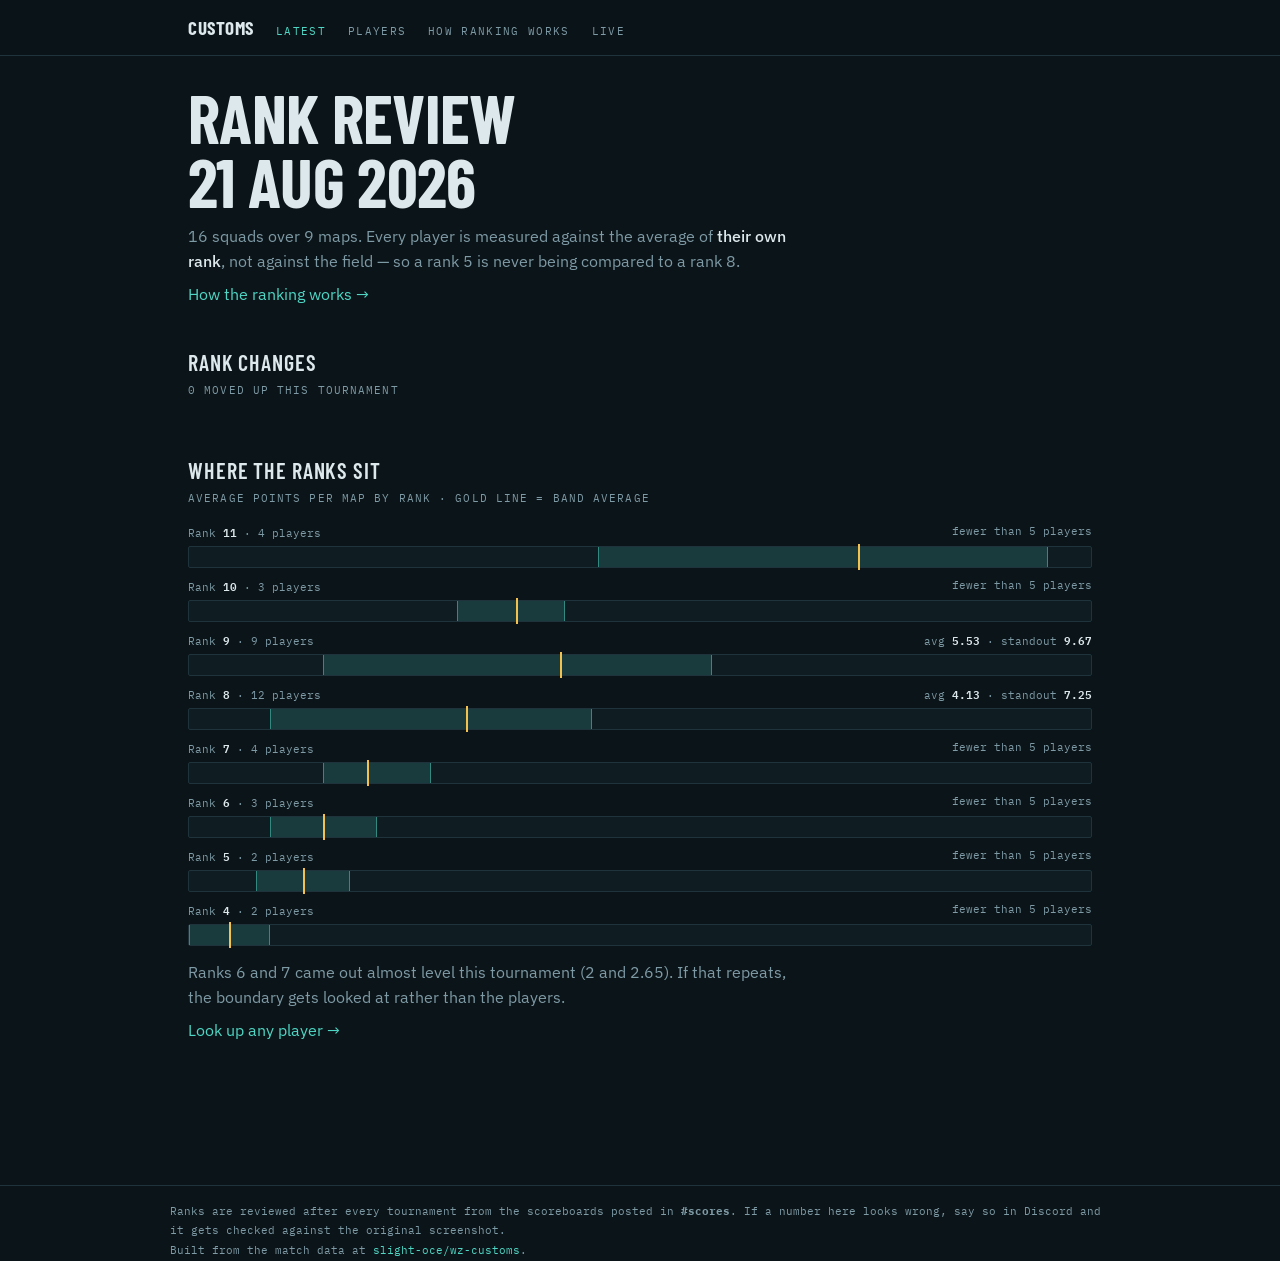
<file: docs/index.html>
<!DOCTYPE html>
<html lang="en"><head><meta charset="utf-8">
<meta name="viewport" content="width=device-width,initial-scale=1">
<title>Customs — rankings</title>
<link rel="preconnect" href="https://fonts.googleapis.com">
<link rel="preconnect" href="https://fonts.gstatic.com" crossorigin>
<link href="https://fonts.googleapis.com/css2?family=Barlow+Condensed:wght@400;600;700&family=IBM+Plex+Mono:wght@400;500;600&family=IBM+Plex+Sans:wght@400;500&display=swap" rel="stylesheet">
<style>
:root{--field:#0B1418;--panel:#132229;--panel2:#0F1D23;--grid:#1E333C;
 --ink:#DCE8EC;--mute:#7E9AA5;--up:#4FD6C4;--gold:#F2C14E;--warn:#E08A45;
 --disp:"Barlow Condensed",Impact,sans-serif;--body:"IBM Plex Sans",system-ui,sans-serif;
 --mono:"IBM Plex Mono",ui-monospace,monospace}
*{box-sizing:border-box}
body{margin:0;background:var(--field);color:var(--ink);font-family:var(--body);line-height:1.55;
 -webkit-font-smoothing:antialiased}
a{color:var(--up);text-decoration:none}
a:hover{text-decoration:underline}
:focus-visible{outline:2px solid var(--up);outline-offset:2px}
.wrap{max-width:940px;margin:0 auto;padding:0 18px 80px}
nav{position:sticky;top:0;z-index:20;background:rgba(11,20,24,.94);backdrop-filter:blur(8px);
 border-bottom:1px solid var(--grid);margin-bottom:30px}
.navin{max-width:940px;margin:0 auto;padding:13px 18px;display:flex;align-items:baseline;gap:22px;flex-wrap:wrap}
.brand{font-family:var(--disp);font-weight:700;text-transform:uppercase;font-size:19px;
 letter-spacing:.03em;color:var(--ink)}
nav a.lk{font-family:var(--mono);font-size:11px;letter-spacing:.12em;text-transform:uppercase;color:var(--mute)}
nav a.lk.on,nav a.lk:hover{color:var(--up);text-decoration:none}
h1{font-family:var(--disp);font-weight:700;text-transform:uppercase;line-height:.94;
 font-size:clamp(36px,8vw,68px);letter-spacing:-.01em;margin:14px 0 10px}
h2{font-family:var(--disp);text-transform:uppercase;letter-spacing:.04em;font-size:22px;
 font-weight:600;margin:38px 0 3px}
.sub{font-family:var(--mono);font-size:11px;letter-spacing:.1em;text-transform:uppercase;
 color:var(--mute);margin:0 0 16px}
.lede{font-size:16px;color:var(--mute);max-width:62ch;margin:0 0 8px}
.lede b{color:var(--ink);font-weight:500}
.cards{display:grid;grid-template-columns:repeat(auto-fit,minmax(240px,1fr));gap:12px}
.c{background:var(--panel);border:1px solid var(--grid);border-left:3px solid var(--up);
 border-radius:2px;padding:15px 16px}
.c.hold{border-left-color:var(--gold)}
.c .tag{font-family:var(--mono);font-size:10px;letter-spacing:.14em;text-transform:uppercase;color:var(--up)}
.c.hold .tag{color:var(--gold)}
.c .nm{font-family:var(--disp);font-size:30px;font-weight:700;text-transform:uppercase;line-height:1;margin:5px 0 1px}
.c .mv{font-family:var(--mono);font-size:12px;color:var(--mute);margin-bottom:9px}
.c p{font-size:13px;color:var(--mute);margin:0}
.bandbar{margin:0 0 9px}
.bandbar .lb{display:flex;justify-content:space-between;font-family:var(--mono);font-size:11px;
 color:var(--mute);margin-bottom:4px}
.bandbar .lb b{color:var(--ink);font-weight:600}
.track{position:relative;height:22px;background:var(--panel2);border:1px solid var(--grid);border-radius:2px}
.rng{position:absolute;top:0;bottom:0;background:rgba(79,214,196,.16);border-left:1px solid rgba(79,214,196,.5);
 border-right:1px solid rgba(79,214,196,.5)}
.avg{position:absolute;top:-3px;bottom:-3px;width:2px;background:var(--gold)}
.you{position:absolute;top:50%;width:11px;height:11px;margin:-5.5px 0 0 -5.5px;border-radius:50%;
 background:var(--up);border:2px solid var(--field);box-shadow:0 0 0 1px var(--up)}
table{border-collapse:collapse;width:100%;font-family:var(--mono);font-size:12.5px}
th{text-align:right;padding:8px 9px;font-size:10px;letter-spacing:.09em;text-transform:uppercase;
 color:var(--mute);border-bottom:1px solid var(--grid);white-space:nowrap}
th:first-child,td:first-child{text-align:left}
td{padding:7px 9px;text-align:right;border-bottom:1px solid rgba(30,51,60,.5)}
tbody tr:hover{background:rgba(79,214,196,.05)}
.bhead{font-family:var(--disp);text-transform:uppercase;font-size:17px;font-weight:600;
 letter-spacing:.03em;margin:26px 0 2px}
.bmeta{font-family:var(--mono);font-size:10.5px;color:var(--mute);margin-bottom:7px}
.stats{display:grid;grid-template-columns:repeat(auto-fit,minmax(108px,1fr));gap:1px;
 background:var(--grid);border:1px solid var(--grid);border-radius:2px;margin:0 0 18px}
.st{background:var(--panel);padding:12px 13px}
.st .k{font-family:var(--mono);font-size:9.5px;letter-spacing:.11em;text-transform:uppercase;color:var(--mute)}
.st .v{font-family:var(--disp);font-size:29px;font-weight:700;line-height:1.05;margin-top:2px}
.verdict{border:1px solid var(--grid);border-left:3px solid var(--gold);background:var(--panel);
 padding:14px 16px;border-radius:2px;margin:0 0 18px}
.verdict.near{border-left-color:var(--up)}
.verdict h3{font-family:var(--disp);text-transform:uppercase;font-size:17px;font-weight:600;margin:0 0 5px}
.verdict p{margin:0;font-size:13.5px;color:var(--mute)}
.verdict p b{color:var(--ink);font-weight:500}
.flagbox{border-left:2px solid var(--warn);padding:9px 0 9px 13px;margin:14px 0 0;
 font-size:13px;color:var(--mute)}
.q{border-left:1px solid var(--grid);padding-left:20px;margin:0}
.q>div{margin:0 0 20px;position:relative}
.q>div:before{content:"";position:absolute;left:-24.5px;top:8px;width:8px;height:8px;
 background:var(--field);border:1.5px solid var(--up);border-radius:50%}
.q h3{font-family:var(--disp);text-transform:uppercase;font-size:16px;font-weight:600;margin:0 0 4px}
.q p{margin:0;font-size:14px;color:var(--mute)}
code{font-family:var(--mono);font-size:12px;background:var(--panel);padding:1px 5px;
 border-radius:2px;color:var(--gold)}
.srch{width:100%;background:var(--panel2);border:1px solid var(--grid);border-radius:2px;
 color:var(--ink);font-family:var(--mono);font-size:13px;padding:10px 12px;margin:0 0 16px}
.srch:focus{outline:none;border-color:var(--up)}
.back{font-family:var(--mono);font-size:11px;letter-spacing:.1em;text-transform:uppercase}
footer{border-top:1px solid var(--grid);margin-top:54px;padding-top:16px;
 font-family:var(--mono);font-size:11px;color:var(--mute);line-height:1.8}
@media(max-width:560px){.wrap{padding:0 13px 60px}}
@media(prefers-reduced-motion:reduce){*{transition:none!important}}
</style></head><body>
<nav><div class="navin">
  <span class="brand">Customs</span>
  <a class="lk" href="#/">Latest</a>
  <a class="lk" href="#/players">Players</a>
  <a class="lk" href="#/rules">How ranking works</a>
  <a class="lk" href="live.html">Live</a>
</div></nav>
<div class="wrap" id="app"></div>
<footer><div class="wrap" style="padding:0">
  Ranks are reviewed after every tournament from the scoreboards posted in
  <b>#scores</b>. If a number here looks wrong, say so in Discord and it gets checked
  against the original screenshot.<br>
  Built from the match data at <a href="https://github.com/slight-oce/wz-customs">slight-oce/wz-customs</a>.
</div></footer>
<script>
let DATA=null, T=null;
const $=s=>document.querySelector(s);
const esc=s=>String(s).replace(/[&<>"]/g,c=>({'&':'&amp;','<':'&lt;','>':'&gt;','"':'&quot;'}[c]));
const f=(v,d)=>v==null?'&mdash;':(+v).toFixed(d);
const dateFmt=d=>{const p=d.split('-');
  return p[2]+' '+['Jan','Feb','Mar','Apr','May','Jun','Jul','Aug','Sep','Oct','Nov','Dec'][+p[1]-1]+' '+p[0];};

fetch('./data.json').then(r=>r.json()).then(j=>{
  DATA=j; T=j.tournaments[j.tournaments.length-1]; route();
}).catch(function(){$('#app').innerHTML='<h1>Not built yet</h1><p class="lede">Run '+
  '<code>python scripts/build.py --public</code> and push.</p>';});

addEventListener('hashchange',route);

function route(){
  if(!DATA)return;
  const h=location.hash.replace(/^#\/?/,'').split('/');
  document.querySelectorAll('nav a.lk').forEach(a=>a.classList.remove('on'));
  let v;
  if(h[0]==='rules'){v=rules(); mark(2);}
  else if(h[0]==='players'){v=players(); mark(1);}
  else if(h[0]==='p'&&h[1]){v=player(decodeURIComponent(h[1]));}
  else {v=home(); mark(0);}
  $('#app').innerHTML=v; scrollTo(0,0);
  const s=$('#psearch');
  if(s){s.addEventListener('input',function(e){filter(e.target.value);});s.focus();}
}
function mark(i){document.querySelectorAll('nav a.lk')[i].classList.add('on');}
function name(id){const p=T.players.find(x=>x.id===id);return p?p.p:id;}

function bands(){
  const ks=Object.keys(T.bands).map(Number).sort(function(a,b){return b-a;});
  const max=Math.max.apply(null,ks.map(function(k){return T.bands[k].hi;}))*1.05;
  return ks.map(function(k){const b=T.bands[k];
    return '<div class="bandbar">'+
      '<div class="lb"><span>Rank <b>'+k+'</b> &middot; '+b.n+' players</span>'+
      '<span>'+(b.small?(b.why||'no automatic movement')
        :'avg <b>'+b.mean.toFixed(2)+'</b> &middot; standout <b>'+b.standout_at.toFixed(2)+'</b>')+
      '</span></div>'+
      '<div class="track">'+
        '<div class="rng" style="left:'+(b.lo/max*100)+'%;width:'+((b.hi-b.lo)/max*100)+'%"></div>'+
        '<div class="avg" style="left:'+(b.mean/max*100)+'%"></div>'+
      '</div></div>';}).join('');
}

function home(){
  const promos=T.decisions.filter(function(d){return d.direction==='promote';});
  const holds=T.decisions.filter(function(d){return d.direction==='hold';});
  return '<h1>Rank review<br>'+dateFmt(T.date)+'</h1>'+
  '<p class="lede">'+T.teams.length+' squads over '+T.meta.map_count+' maps. Every player is '+
  'measured against the average of <b>their own rank</b>, not against the field &mdash; so a '+
  'rank 5 is never being compared to a rank 8.</p>'+
  '<p class="lede"><a href="#/rules">How the ranking works &rarr;</a></p>'+
  '<h2>Rank changes</h2><p class="sub">'+promos.length+' moved up this tournament</p>'+
  '<div class="cards">'+promos.map(function(d){return '<div class="c">'+
    '<div class="tag">Moved up</div><div class="nm">'+esc(name(d.player_id))+'</div>'+
    '<div class="mv">'+d.from_rank+' &rarr; '+d.to_rank+'</div><p>'+esc(d.reason)+'</p></div>';}).join('')+'</div>'+
  (holds.length?'<h2>Reviewed, no change</h2><p class="sub">Cleared one line but not moved &mdash; and why</p>'+
   '<div class="cards">'+holds.map(function(d){return '<div class="c hold">'+
     '<div class="tag">Held at '+d.from_rank+'</div><div class="nm">'+esc(name(d.player_id))+'</div>'+
     '<div class="mv">no change</div><p>'+esc(d.reason)+'</p></div>';}).join('')+'</div>':'')+
  '<h2>Where the ranks sit</h2><p class="sub">Average points per map by rank &middot; gold line = band average</p>'+
  bands()+
  '<p class="lede" style="margin-top:14px">Ranks 6 and 7 came out almost level this tournament ('+
  T.bands['6'].mean+' and '+T.bands['7'].mean+'). If that repeats, the boundary gets looked at '+
  'rather than the players.</p>'+
  '<p class="lede"><a href="#/players">Look up any player &rarr;</a></p>';
}

function players(){
  const ks=Object.keys(T.bands).map(Number).sort(function(a,b){return b-a;});
  const un=T.players.filter(function(p){return !p.rk;});
  return '<h1>Players</h1><p class="lede">Grouped by rank, alphabetical inside each. '+
  'Tap a name for that player\'s full breakdown.</p>'+
  '<input class="srch" id="psearch" placeholder="Filter by name…" autocomplete="off">'+
  '<div id="plist">'+ks.map(function(k){
    return group(k,T.players.filter(function(p){return p.rk===k;}));}).join('')+
  (un.length?group('&mdash;',un,'no rank on record'):'')+'</div>';
}
function group(k,rows,note){
  const b=T.bands[k];
  return '<div class="grp"><div class="bhead">Rank '+k+'</div>'+
    '<div class="bmeta">'+rows.length+' players'+
      (b?' &middot; band average '+b.mean.toFixed(2)+' pts/map':'')+
      (note?' &middot; '+note:'')+'</div>'+
    '<table><thead><tr><th>Player</th><th>Maps</th><th>Kills/map</th><th>Avg place</th>'+
    '<th>Kill share</th><th>Pts/map</th></tr></thead><tbody>'+
    rows.slice().sort(function(a,b){return a.p.toLowerCase().localeCompare(b.p.toLowerCase());})
      .map(function(p){return '<tr data-n="'+esc(p.p.toLowerCase())+'">'+
      '<td><a href="#/p/'+encodeURIComponent(p.id)+'">'+esc(p.p)+'</a></td>'+
      '<td>'+p.n+'</td><td>'+f(p.kpm,2)+'</td><td>'+f(p.plc,2)+'</td>'+
      '<td>'+(p.ks==null?'&mdash;':p.ks.toFixed(1)+'%')+'</td><td>'+f(p.ppm,2)+'</td></tr>';}).join('')+
    '</tbody></table></div>';
}
function filter(q){
  q=q.trim().toLowerCase();
  document.querySelectorAll('#plist tr[data-n]').forEach(function(tr){
    tr.style.display=(!q||tr.dataset.n.indexOf(q)>-1)?'':'none';});
  document.querySelectorAll('#plist .grp').forEach(function(g){
    const any=[].slice.call(g.querySelectorAll('tr[data-n]')).some(function(t){
      return t.style.display!=='none';});
    g.style.display=any?'':'none';});
}

function player(id){
  const p=T.players.find(function(x){return x.id===id;});
  if(!p)return '<h1>Not found</h1><p class="lede"><a href="#/players">Back to players</a></p>';
  const b=p.rk?T.bands[String(p.rk)]:null;
  const gap=b?p.ppm-b.mean:null;
  const dec=T.decisions.find(function(d){return d.player_id===id;});
  const th=2.5;
  let verdict;
  if(dec&&dec.direction==='promote'){
    verdict='<div class="verdict near"><h3>Promoted to rank '+dec.to_rank+'</h3><p>'+esc(dec.reason)+'</p></div>';
  }else if(dec&&dec.direction==='hold'){
    verdict='<div class="verdict"><h3>Considered, held at '+dec.from_rank+'</h3><p>'+esc(dec.reason)+'</p></div>';
  }else if(gap!=null&&gap>=th){
    verdict='<div class="verdict near"><h3>Above the review line this event</h3><p>You scored '+
      '<b>+'+gap.toFixed(2)+'</b> over your band. Clearing that line in <b>two of any three '+
      'tournaments</b> moves your rank. This event counts as one.</p></div>';
  }else if(gap!=null){
    verdict='<div class="verdict"><h3>No change this tournament</h3><p>Your band averaged '+
      '<b>'+b.mean.toFixed(2)+'</b> and your median map was <b>'+p.med.toFixed(2)+'</b>. '+
      'Neither review line was crossed.</p></div>';
  }else{
    verdict='<div class="verdict"><h3>No rank on record</h3><p>You aren\'t on the sign-up list '+
      'for this event, so there\'s no band to compare against. Get seeded before the next one '+
      'and these numbers start counting.</p></div>';
  }
  const flags=[];
  if(p.imp)flags.push('<b>'+p.imp+'</b> of your '+p.n+' maps had a squad total posted but no '+
    'scoreboard, so your share of those kills is estimated from your other maps. Post a squad '+
    'scoreboard and it becomes exact.');
  if(p.sqrank_vs_field!=null&&p.sqrank_vs_field<=-2)flags.push('Your squad\'s ranks totalled '+
    '<b>'+p.sqrank+'</b> against a field median of '+T.meta.rank_sum_median+' &mdash; '+
    Math.abs(p.sqrank_vs_field)+' light. That is recorded against this result and weighed in '+
    'any review.');
  if(p.n<T.meta.map_count)flags.push('You\'re recorded on <b>'+p.n+'</b> of '+T.meta.map_count+
    ' maps &mdash; the rest you didn\'t play.');
  const scale=b?b.hi*1.05:1;
  return '<p class="back"><a href="#/players">&larr; All players</a></p>'+
  '<h1>'+esc(p.p)+'</h1>'+
  '<p class="lede">'+(p.rk?'Rank <b>'+p.rk+'</b>':'Unranked')+' &middot; '+esc(p.team)+
    ' &middot; '+dateFmt(T.date)+'</p>'+
  '<div class="stats">'+
    '<div class="st"><div class="k">Points / map</div><div class="v">'+f(p.ppm,2)+'</div></div>'+
    '<div class="st"><div class="k">Kills / map</div><div class="v">'+f(p.kpm,2)+'</div></div>'+
    '<div class="st"><div class="k">Avg placement</div><div class="v">'+f(p.plc,1)+'</div></div>'+
    '<div class="st"><div class="k">Kill share</div><div class="v">'+(p.ks==null?'&mdash;':p.ks.toFixed(0)+'%')+'</div></div>'+
    '<div class="st"><div class="k">Maps</div><div class="v">'+p.n+'</div></div>'+
    (p.sqrank?'<div class="st"><div class="k">Squad rank sum</div><div class="v">'+p.sqrank+'</div></div>':'')+
  '</div>'+verdict+
  (b?'<h2>You against rank '+p.rk+'</h2>'+
   '<p class="sub">Where your points/map sits inside your own band</p>'+
   '<div class="bandbar"><div class="lb"><span>Rank <b>'+p.rk+'</b> &middot; '+b.n+' players</span>'+
   '<span>band average <b>'+b.mean.toFixed(2)+'</b></span></div><div class="track">'+
   '<div class="rng" style="left:'+(b.lo/scale*100)+'%;width:'+((b.hi-b.lo)/scale*100)+'%"></div>'+
   '<div class="avg" style="left:'+(b.mean/scale*100)+'%"></div>'+
   '<div class="you" style="left:'+Math.min(p.ppm/scale*100,99)+'%"></div>'+
   '</div></div>'+
   '<p class="lede" style="font-size:14px">Kill share is how much of your squad\'s kills were '+
   'yours &mdash; it\'s there so carrying a weak squad and riding a strong one don\'t look the '+
   'same.</p>':'')+
  (flags.length?'<div class="flagbox"><b>About your data</b><br>'+flags.join('<br><br>')+'</div>':'');
}

function rules(){
  return '<h1>How ranking works</h1>'+
  '<p class="lede">Published so it can be checked. Nothing below is decided after the fact '+
  '&mdash; the rule is fixed before the tournament and applied to whatever the scoreboards say.</p>'+
  '<h2>Scoring</h2><p class="sub">Per player, per map</p>'+
  '<p class="lede">Your points for a map are <b>your own kills &times; your squad\'s placement '+
  'multiplier</b>. Your kills, not the squad\'s &mdash; so a good game on a squad that goes out '+
  'early still counts, and a quiet game on a winning squad doesn\'t hide.</p>'+
  '<table><thead><tr><th>Placement</th><th>Multiplier</th></tr></thead><tbody>'+
  '<tr><td>1st</td><td>1.6&times;</td></tr><tr><td>2nd &ndash; 5th</td><td>1.4&times;</td></tr>'+
  '<tr><td>6th &ndash; 10th</td><td>1.2&times;</td></tr><tr><td>11th +</td><td>1.0&times;</td></tr>'+
  '</tbody></table>'+
  '<h2>Comparison</h2><p class="sub">Against your own rank, never the field</p>'+
  '<p class="lede">Every rank has an average. Yours is compared to <b>that</b>, so being on a '+
  'stacked squad or a weak one washes out. This tournament:</p>'+bands()+
  '<h2>Your score for the night</h2>'+
  '<p class="lede">Your <b>median map</b>, not your average. Line your six maps up and take the '+
  'middle one. This matters: if you average them, giving up once you\'re out of contention drags '+
  'your score down hard, and that shouldn\'t be a route to an easier rank. Tanking the last two '+
  'maps of an event costs you <b>2.68</b> on an average and <b>0.35</b> on a median. There is '+
  'nothing to gain by stopping.</p>'+
  '<h2>Two ways up, one way down</h2>'+
  '<p class="lede"><b>Standout.</b> Finish a single tournament <b>2.0 band deviations</b> clear '+
  'and you go up on the spot &mdash; but only if you took at least <b>30%</b> of your squad\'s '+
  'kills. An even three-way split is 33%, so the bar is just under carrying your share. A big '+
  'score built on a strong squad does not promote you on its own.</p>'+
  '<p class="lede"><b>Consistent.</b> <b>1.25 deviations</b> from your band, held for '+
  '<b>two tournaments running</b>, moves you either way. This is the route for players who sit '+
  'above or below their rank week after week without ever spiking.</p>'+
  '<p class="lede"><b>There is no single-event demotion.</b> One bad night moves nobody, whatever '+
  'your rank. Six maps is not enough to judge anyone on, and a rank you can lose in one night is '+
  'a rank worth throwing away once you are out of contention.</p>'+
  '<p class="lede">The lines are recomputed after every event rather than fixed, because bands '+
  'are not the same width. A flat threshold would make promotion out of a tight rank nearly '+
  'impossible and out of a wide one nearly automatic &mdash; last event a flat +2.50 was 0.8 '+
  'deviations in rank 8 and 3.8 in rank 6.</p>'+
  '<p class="lede">A demotion can still be set aside for a stated reason &mdash; coming back from '+
  'a long break, illness, standing in for a squad short a player. The reason gets recorded '+
  'either way.</p>'+
  '<h2>Why some ranks don\'t move</h2>'+
  '<p class="lede">This is an <b>'+T.meta.bracket+'</b> bracket &mdash; anyone under rank '+
  (Number(T.meta.rank_cap)+1)+' can enter. In practice it fills with 8s and 7s, because those '+
  'are the strongest players eligible. The few lower-ranked players who enter have chosen to '+
  'play a field above themselves, so they are a self-selected group rather than a fair sample '+
  'of their rank &mdash; measuring them against each other says very little.</p>'+
  '<p class="lede">So <b>rank '+(Number(T.meta.movement_floor)-1)+' and below do not move '+
  'automatically here</b>, however many turn up. Nor does any rank with fewer than five '+
  'players present. Those stay a conversation rather than a calculation.</p>'+
  '<h2>Who you played with</h2>'+
  '<p class="lede">Lower-ranked players turn up to these &mdash; entry is cheap or free, some '+
  'just enjoy it, and some are filling a spot so the tournament runs. That is welcome and it is '+
  'not going to change, but it does mean rosters are not equal. Last event the ranks on a squad '+
  'totalled anywhere from <b>'+T.meta.rank_sum_lo+'</b> to <b>'+T.meta.rank_sum_hi+'</b>, '+
  'average '+T.meta.rank_sum_mean+'.</p>'+
  '<p class="lede">Your squad\'s total is recorded next to your result and put in front of '+
  'whoever reviews it. It is <b>not an automatic exemption</b> &mdash; a fixed cut-off would '+
  'make one rank point the whole decision, and would be something you could build on purpose. '+
  'It is weighed, and if it changes a decision that gets said out loud.</p>'+
  '<p class="lede"><b>Kill share</b> is the other half of it. It shows how much of your squad\'s '+
  'output was yours, so carrying a short-handed roster and being carried by a strong one do not '+
  'read the same.</p>'+
  '<h2>What this is for</h2>'+
  '<p class="lede">Ranks exist so brackets are competitive and entry is priced fairly. Sitting '+
  'below your real level means cheaper entry and access to capped events you have outgrown, so '+
  'the review is there to keep the ladder honest &mdash; not to hand out prizes. A rank change '+
  'is a correction, not a verdict on you.</p>'+
  '<p class="lede">That is also why the score is your <b>median</b> map and why a single bad '+
  'night never moves you down. Neither giving up mid-event nor quietly holding back across one '+
  'gets you anywhere.</p>'+
  '<h2>What moving up out of this bracket means</h2>'+
  '<p class="lede">This series is <b>'+T.meta.bracket+'</b>. Being promoted past rank '+
  T.meta.rank_cap+' means you have outgrown it and stop being eligible &mdash; that is the '+
  'point of it, but it does mean going up is a real move and not a badge. It is why it takes '+
  'two tournaments and not one.</p>'+
  '<h2>The numbers shortlist, a person decides</h2>'+
  '<p class="lede">Clearing the line puts you on the list. It is not automatic, because the '+
  'measure has known blind spots &mdash; the clearest being that it cannot tell whether your '+
  'points came from you or from the squad around you. Where the decision goes against what the '+
  'numbers said, that gets published with the reasoning, on this site, under '+
  '<a href="#/">the latest review</a>. You can see both and judge it.</p>'+
  '<h2>What isn\'t used, and why</h2><div class="q">'+
  '<div><h3>Redeploys</h3><p>It counts deaths you came back from, so dying early scores you '+
  '<em>fewer</em> of them. Squads finishing 11th&ndash;15th averaged fewer redeploys than squads '+
  'finishing 6th&ndash;10th. It measures how long you survived, not how well.</p></div>'+
  '<div><h3>Damage</h3><p>Tried and dropped. It\'s only legible on about half the posted '+
  'scoreboards, and transcribing it from photos of monitors proved unreliable enough that '+
  'several early conclusions had to be reversed. It isn\'t used for any decision.</p></div>'+
  '<div><h3>Eliminations</h3><p>Kills only. Eliminations count knocks that team-mates finish, '+
  'which double-counts squad play.</p></div>'+
  '<div><h3>Reputation</h3><p>Not a thing. Ranks move on what the scoreboards show.</p></div>'+
  '</div>'+
  '<h2>If you think a number is wrong</h2>'+
  '<p class="lede">Say so in Discord with the map number. Every squad result is stored with the '+
  'message it came from, so it gets checked against the original screenshot rather than argued '+
  'about. Corrections are normal &mdash; several were made to this tournament after it was first '+
  'scored.</p>'+
  '<div class="flagbox"><b>The most common cause of a wrong number is a missing scoreboard.</b> '+
  'If your squad posts a placement without a scoreboard, your individual kills have to be '+
  'estimated from your other maps. Post the squad scoreboard and that never happens.</div>'+
  '<h2>What isn\'t published here</h2>'+
  '<p class="lede">Promotions and near-misses are public. Demotions aren\'t &mdash; being moved '+
  'down is between you and the organisers. If you want the reasoning behind your own rank, ask '+
  'and you\'ll get the full breakdown.</p>';
}
</script></body></html>
</file>
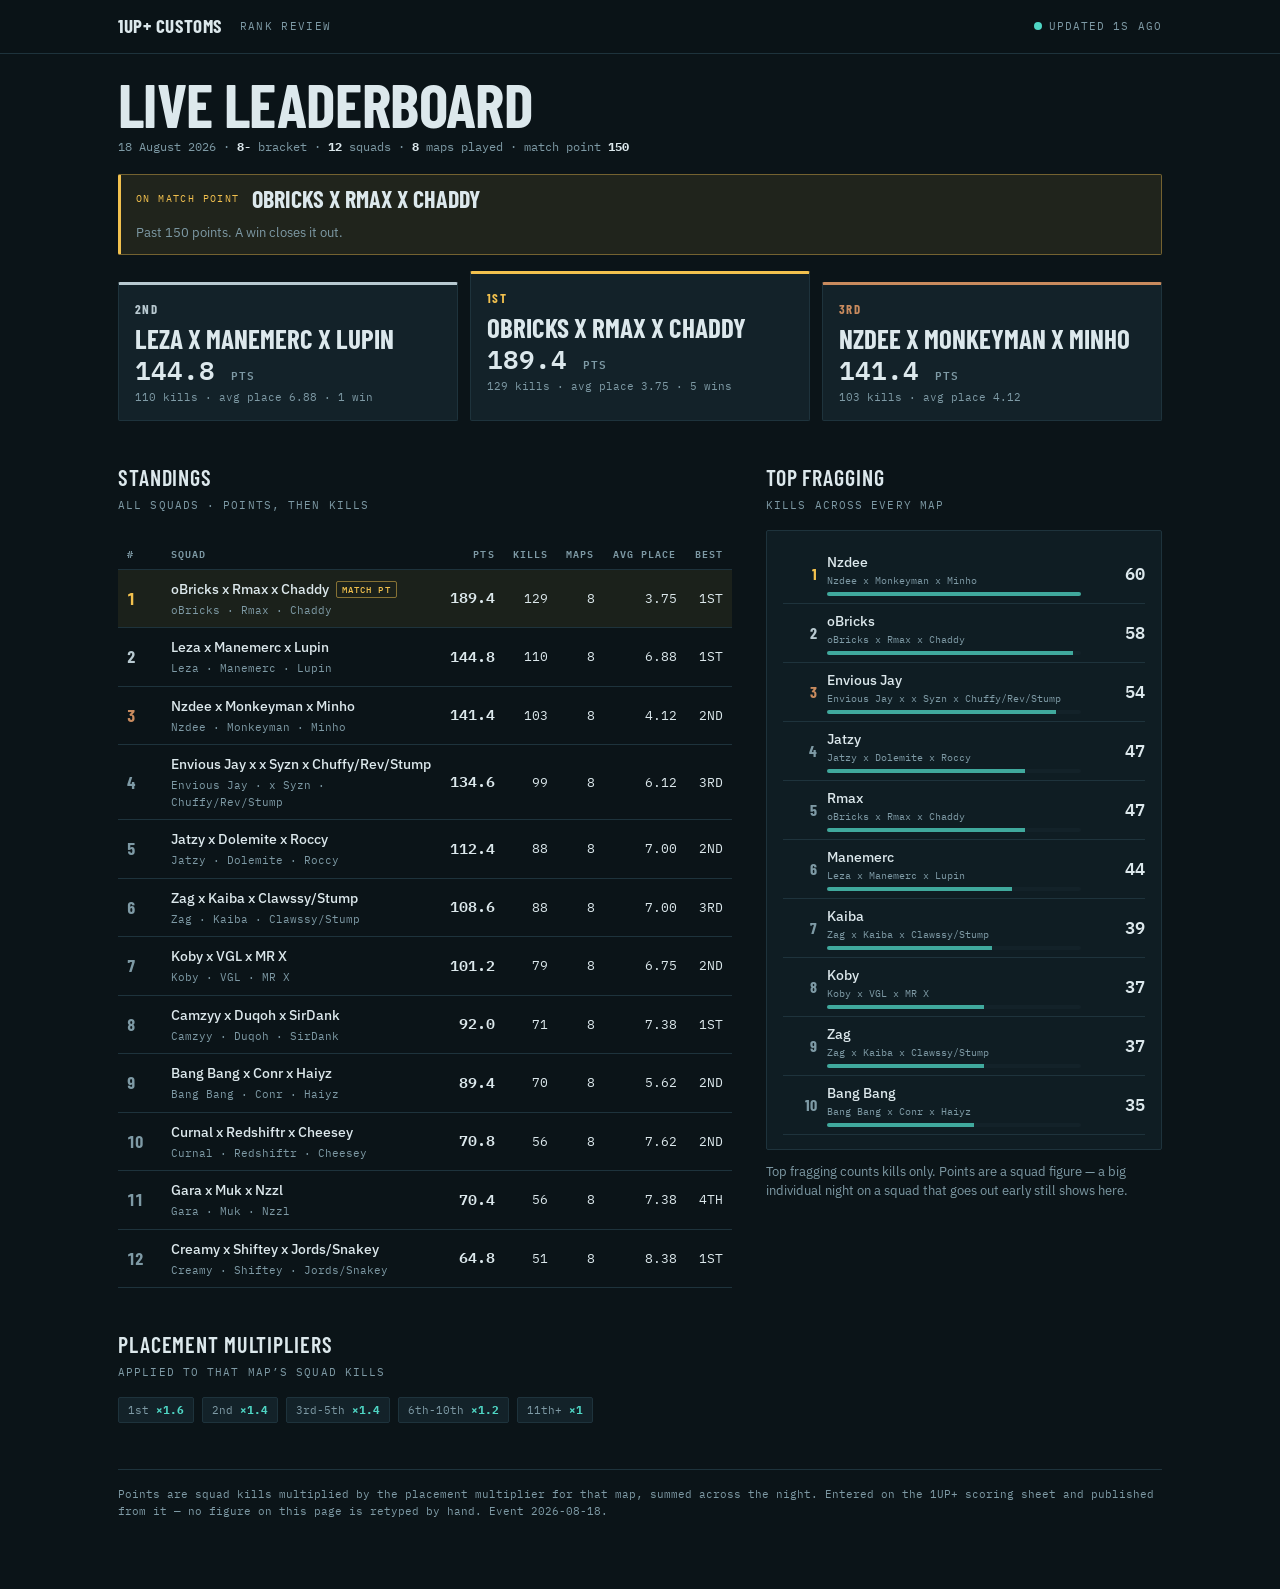
<file: docs/live.html>
<!DOCTYPE html>
<html lang="en"><head><meta charset="utf-8">
<meta name="viewport" content="width=device-width,initial-scale=1">
<title>1UP+ Customs — live leaderboard</title>
<meta name="description" content="Live standings, top fragging and match point for the 1UP+ Customs series.">
<link rel="preconnect" href="https://fonts.googleapis.com">
<link rel="preconnect" href="https://fonts.gstatic.com" crossorigin>
<link href="https://fonts.googleapis.com/css2?family=Barlow+Condensed:wght@400;600;700&family=IBM+Plex+Mono:wght@400;500;600&family=IBM+Plex+Sans:wght@400;500&display=swap" rel="stylesheet">
<style>
:root{--field:#0B1418;--panel:#132229;--panel2:#0F1D23;--grid:#1E333C;
 --ink:#DCE8EC;--mute:#7E9AA5;--up:#4FD6C4;--gold:#F2C14E;--warn:#E08A45;--silver:#B8C9D0;--bronze:#C98B5E;
 --disp:"Barlow Condensed",Impact,sans-serif;--body:"IBM Plex Sans",system-ui,sans-serif;
 --mono:"IBM Plex Mono",ui-monospace,monospace}
*{box-sizing:border-box}
body{margin:0;background:var(--field);color:var(--ink);font-family:var(--body);line-height:1.5;
 -webkit-font-smoothing:antialiased}
a{color:var(--up);text-decoration:none}
:focus-visible{outline:2px solid var(--up);outline-offset:2px}
.wrap{max-width:1080px;margin:0 auto;padding:0 18px 70px}

nav{position:sticky;top:0;z-index:20;background:rgba(11,20,24,.94);backdrop-filter:blur(8px);
 border-bottom:1px solid var(--grid)}
.navin{max-width:1080px;margin:0 auto;padding:12px 18px;display:flex;align-items:center;gap:18px;flex-wrap:wrap}
.brand{font-family:var(--disp);font-weight:700;text-transform:uppercase;font-size:19px;letter-spacing:.03em}
nav a.lk{font-family:var(--mono);font-size:11px;letter-spacing:.12em;text-transform:uppercase;color:var(--mute)}
nav a.lk:hover{color:var(--up)}
.live{margin-left:auto;display:flex;align-items:center;gap:7px;font-family:var(--mono);
 font-size:11px;letter-spacing:.1em;text-transform:uppercase;color:var(--mute)}
.dot{width:8px;height:8px;border-radius:50%;background:var(--up);box-shadow:0 0 0 0 rgba(79,214,196,.6);
 animation:pulse 2.4s infinite}
@keyframes pulse{0%{box-shadow:0 0 0 0 rgba(79,214,196,.55)}70%{box-shadow:0 0 0 9px rgba(79,214,196,0)}
 100%{box-shadow:0 0 0 0 rgba(79,214,196,0)}}
.dot.stale{background:var(--warn);animation:none}

h1{font-family:var(--disp);font-weight:700;text-transform:uppercase;line-height:.94;
 font-size:clamp(34px,7vw,62px);letter-spacing:-.01em;margin:20px 0 6px}
h2{font-family:var(--disp);text-transform:uppercase;letter-spacing:.04em;font-size:22px;
 font-weight:600;margin:40px 0 3px}
.sub{font-family:var(--mono);font-size:11px;letter-spacing:.1em;text-transform:uppercase;
 color:var(--mute);margin:0 0 16px}
.meta{font-family:var(--mono);font-size:12px;color:var(--mute);margin:0 0 6px}
.meta b{color:var(--ink)}

/* Match point banner */
.mpbar{display:flex;align-items:center;gap:12px;flex-wrap:wrap;background:rgba(242,193,78,.09);
 border:1px solid rgba(242,193,78,.4);border-left:3px solid var(--gold);border-radius:2px;
 padding:12px 15px;margin:18px 0 0}
.mpbar .lbl{font-family:var(--mono);font-size:10px;letter-spacing:.14em;text-transform:uppercase;color:var(--gold)}
.mpbar .who{font-family:var(--disp);font-size:24px;font-weight:700;text-transform:uppercase;line-height:1}
.mpbar p{margin:0;font-size:13px;color:var(--mute);flex-basis:100%}

/* Podium */
.podium{display:grid;grid-template-columns:repeat(3,1fr);gap:12px;margin:16px 0 0;align-items:end}
.pod{background:var(--panel);border:1px solid var(--grid);border-top:3px solid var(--mute);
 border-radius:2px;padding:15px 16px;position:relative}
.pod.p1{border-top-color:var(--gold)}
.pod.p2{border-top-color:var(--silver)}
.pod.p3{border-top-color:var(--bronze)}
.pod .pl{font-family:var(--disp);font-size:13px;font-weight:700;letter-spacing:.1em;
 text-transform:uppercase;color:var(--mute)}
.pod.p1 .pl{color:var(--gold)}.pod.p2 .pl{color:var(--silver)}.pod.p3 .pl{color:var(--bronze)}
.pod .nm{font-family:var(--disp);font-size:clamp(19px,2.4vw,27px);font-weight:700;text-transform:uppercase;
 line-height:1.02;margin:5px 0 3px;word-break:break-word}
.pod .pts{font-family:var(--mono);font-size:26px;font-weight:600;color:var(--ink);line-height:1.1}
.pod .pts span{font-size:11px;color:var(--mute);letter-spacing:.1em;text-transform:uppercase}
.pod .ln{font-family:var(--mono);font-size:11px;color:var(--mute);margin-top:5px}
.pod.p1{padding-bottom:26px}

/* Tables */
.tblwrap{overflow-x:auto;-webkit-overflow-scrolling:touch}
table{width:100%;border-collapse:collapse;font-size:14px;margin-top:8px}
th{font-family:var(--mono);font-size:10px;letter-spacing:.11em;text-transform:uppercase;
 color:var(--mute);font-weight:600;text-align:right;padding:8px 9px;border-bottom:1px solid var(--grid);
 white-space:nowrap}
th:first-child,th.l{text-align:left}
td{padding:9px;border-bottom:1px solid var(--grid);text-align:right;
 font-variant-numeric:tabular-nums;font-family:var(--mono);font-size:13px}
td:first-child,td.l{text-align:left}
tbody tr:hover{background:var(--panel2)}
tr.mp td{background:rgba(242,193,78,.07)}
.pos{font-family:var(--disp);font-weight:700;font-size:17px;color:var(--mute);width:44px}
tr.t1 .pos{color:var(--gold)}tr.t2 .pos{color:var(--silver)}tr.t3 .pos{color:var(--bronze)}
.tm{font-family:var(--body);font-size:14px;color:var(--ink);font-weight:500}
.roster{font-family:var(--mono);font-size:11px;color:var(--mute);margin-top:2px}
.badge{display:inline-block;font-family:var(--mono);font-size:9px;letter-spacing:.12em;
 text-transform:uppercase;color:var(--gold);border:1px solid rgba(242,193,78,.5);
 border-radius:2px;padding:1px 5px;margin-left:7px;vertical-align:1px}
.big{color:var(--ink);font-weight:600;font-size:15px}

/* Kills leaderboard */
.frag{display:grid;grid-template-columns:34px 1fr 54px;gap:10px;align-items:center;
 padding:7px 0;border-bottom:1px solid var(--grid)}
.frag .r{font-family:var(--disp);font-weight:700;font-size:16px;color:var(--mute);text-align:right}
.frag:nth-child(1) .r{color:var(--gold)}
.frag:nth-child(2) .r{color:var(--silver)}
.frag:nth-child(3) .r{color:var(--bronze)}
.frag .who{min-width:0}
.frag .n{font-size:14px;font-weight:500;white-space:nowrap;overflow:hidden;text-overflow:ellipsis}
.frag .tm2{font-family:var(--mono);font-size:10px;color:var(--mute);white-space:nowrap;
 overflow:hidden;text-overflow:ellipsis}
.frag .bar{height:4px;background:var(--panel);border-radius:2px;margin-top:4px;overflow:hidden}
.frag .bar i{display:block;height:100%;background:var(--up);opacity:.75}
.frag .k{font-family:var(--mono);font-size:17px;font-weight:600;text-align:right}

.cols{display:grid;grid-template-columns:1.55fr 1fr;gap:34px;align-items:start}
.card{background:var(--panel2);border:1px solid var(--grid);border-radius:2px;padding:14px 16px}
.mult{display:flex;gap:8px;flex-wrap:wrap;margin-top:8px}
.mult div{font-family:var(--mono);font-size:11px;color:var(--mute);background:var(--panel);
 border:1px solid var(--grid);border-radius:2px;padding:4px 9px}
.mult b{color:var(--up)}
.note{font-size:13px;color:var(--mute);max-width:64ch}
.err{background:rgba(224,138,69,.1);border:1px solid rgba(224,138,69,.45);border-left:3px solid var(--warn);
 border-radius:2px;padding:13px 15px;margin:20px 0;font-size:14px}
footer{margin-top:46px;padding-top:16px;border-top:1px solid var(--grid);
 font-family:var(--mono);font-size:11px;color:var(--mute)}

@media(max-width:820px){
 .cols{grid-template-columns:1fr;gap:8px}
 .podium{grid-template-columns:1fr}
 .pod.p1{padding-bottom:15px}
}
@media(prefers-reduced-motion:reduce){.dot{animation:none}}
</style>
</head><body>

<nav><div class="navin">
  <span class="brand">1UP+ Customs</span>
  <a class="lk" href="./">Rank review</a>
  <span class="live"><span class="dot" id="dot"></span><span id="freshness">connecting…</span></span>
</div></nav>

<div class="wrap">
  <h1 id="title">Live leaderboard</h1>
  <p class="meta" id="submeta">Loading…</p>
  <div id="content"></div>

  <footer>
    Points are squad kills multiplied by the placement multiplier for that map, summed across the
    night. Entered on the 1UP+ scoring sheet and published from it &mdash; no figure on this page
    is retyped by hand.
    <span id="stamp"></span>
  </footer>
</div>

<script>
// The feed is written by scripts/import_xlsx.py straight from the scoring
// workbook. It deliberately carries no rank or band information: those need the
// roster reconciled against aliases.csv, which is not something anyone can do
// between maps. This page therefore works on the night with nothing outstanding.
var SRC = 'live.json';
var POLL = 30000;
var last = null, lastFetch = 0;

function esc(s){ return String(s == null ? '' : s)
  .replace(/&/g,'&amp;').replace(/</g,'&lt;').replace(/>/g,'&gt;')
  .replace(/"/g,'&quot;').replace(/'/g,'&#39;'); }
function n(v, dp){ return (v == null || isNaN(v)) ? '&mdash;' : Number(v).toFixed(dp == null ? 0 : dp); }
function ord(i){
  var s = ['TH','ST','ND','RD'], v = i % 100;
  return i + (s[(v - 20) % 10] || s[v] || s[0]);
}
function dateFmt(iso){
  var t = Date.parse(iso);
  if (isNaN(t)) return esc(iso);
  var d = new Date(t);
  return d.toLocaleDateString('en-GB', { day:'numeric', month:'long', year:'numeric', timeZone:'UTC' });
}

function render(d){
  var teams = d.teams || [], players = d.players || [];
  document.getElementById('title').textContent = 'Live leaderboard';
  document.getElementById('submeta').innerHTML =
    dateFmt(d.date) + ' &middot; <b>' + esc(d.bracket || '') + '</b> bracket &middot; <b>' +
    teams.length + '</b> squads &middot; <b>' + n(d.maps_played) + '</b> maps played' +
    (d.match_point ? ' &middot; match point <b>' + n(d.match_point, 0) + '</b>' : '');

  var html = '';

  var mp = teams.filter(function(t){ return t.matchpoint; });
  if (mp.length){
    html += '<div class="mpbar"><span class="lbl">On match point</span>' +
      mp.map(function(t){ return '<span class="who">' + esc(t.label) + '</span>'; }).join('') +
      '<p>Past ' + n(d.match_point, 0) + ' points. A win closes it out.</p></div>';
  }

  var pod = teams.slice(0, 3);
  if (pod.length){
    html += '<div class="podium">';
    // Visual order 2-1-3 on wide screens so the leader sits centre; the DOM
    // order stays 1-2-3 for anyone reading it linearly or with a screen reader.
    var order = pod.length === 3 ? [1, 0, 2] : pod.map(function(_, i){ return i; });
    order.forEach(function(idx){
      var t = pod[idx];
      html += '<div class="pod p' + (idx + 1) + '">' +
        '<div class="pl">' + ord(idx + 1) + '</div>' +
        '<div class="nm">' + esc(t.label) + '</div>' +
        '<div class="pts">' + n(t.pts, 1) + ' <span>pts</span></div>' +
        '<div class="ln">' + n(t.k) + ' kills &middot; avg place ' + n(t.plc, 2) +
        (t.wins ? ' &middot; ' + t.wins + ' win' + (t.wins > 1 ? 's' : '') : '') + '</div>' +
        '</div>';
    });
    html += '</div>';
  }

  html += '<div class="cols"><div>';
  html += '<h2>Standings</h2><p class="sub">All squads &middot; points, then kills</p>';
  html += '<div class="tblwrap"><table><thead><tr>' +
    '<th class="l">#</th><th class="l">Squad</th><th>Pts</th><th>Kills</th>' +
    '<th>Maps</th><th>Avg place</th><th>Best</th></tr></thead><tbody>';
  teams.forEach(function(t, i){
    html += '<tr class="t' + (i + 1) + (t.matchpoint ? ' mp' : '') + '">' +
      '<td class="pos">' + (i + 1) + '</td>' +
      '<td class="l"><div class="tm">' + esc(t.label) +
        (t.matchpoint ? '<span class="badge">match pt</span>' : '') + '</div>' +
        (t.players && t.players.length ? '<div class="roster">' +
          t.players.map(esc).join(' &middot; ') + '</div>' : '') + '</td>' +
      '<td class="big">' + n(t.pts, 1) + '</td>' +
      '<td>' + n(t.k) + '</td>' +
      '<td>' + n(t.maps) + '</td>' +
      '<td>' + n(t.plc, 2) + '</td>' +
      '<td>' + (t.best == null ? '&mdash;' : ord(t.best)) + '</td>' +
      '</tr>';
  });
  html += '</tbody></table></div>';

  if (d.multipliers && d.multipliers.length){
    html += '<h2>Placement multipliers</h2><p class="sub">Applied to that map&rsquo;s squad kills</p>' +
      '<div class="mult">' + d.multipliers.map(function(m){
        return '<div>' + esc(m.label) + ' <b>&times;' + m.x + '</b></div>';
      }).join('') + '</div>';
  }

  html += '</div><div>';
  html += '<h2>Top fragging</h2><p class="sub">Kills across every map</p><div class="card">';
  var top = players.slice(0, 10);
  var max = top.length ? top[0].k : 1;
  top.forEach(function(p, i){
    html += '<div class="frag"><div class="r">' + (i + 1) + '</div>' +
      '<div class="who"><div class="n">' + esc(p.p) + '</div>' +
      '<div class="tm2">' + esc(p.team) + '</div>' +
      '<div class="bar"><i style="width:' + (max ? Math.round(p.k / max * 100) : 0) + '%"></i></div></div>' +
      '<div class="k">' + n(p.k) + '</div></div>';
  });
  html += '</div>';
  html += '<p class="note" style="margin-top:12px">Top fragging counts kills only. Points are a ' +
    'squad figure &mdash; a big individual night on a squad that goes out early still shows here.</p>';
  html += '</div></div>';

  document.getElementById('content').innerHTML = html;
}

function freshness(){
  var el = document.getElementById('freshness'), dot = document.getElementById('dot');
  if (!lastFetch){ return; }
  var secs = Math.round((Date.now() - lastFetch) / 1000);
  var stale = secs > POLL / 1000 * 3;
  dot.className = 'dot' + (stale ? ' stale' : '');
  el.textContent = secs < 60 ? 'updated ' + secs + 's ago'
    : 'updated ' + Math.round(secs / 60) + 'm ago';
}

function load(){
  // Cache-bust: GitHub Pages will happily serve a stale copy for minutes, which
  // on a leaderboard people are watching live is worse than showing nothing.
  fetch(SRC + '?t=' + Date.now(), { cache: 'no-store' })
    .then(function(r){
      if (!r.ok) throw new Error('HTTP ' + r.status);
      return r.json();
    })
    .then(function(d){
      last = d; lastFetch = Date.now();
      render(d);
      document.getElementById('stamp').textContent =
        ' Event ' + (d.date || '') + '.';
      freshness();
    })
    .catch(function(e){
      if (last){ freshness(); return; }   // keep showing the last good board
      document.getElementById('submeta').textContent = '';
      document.getElementById('content').innerHTML =
        '<div class="err"><b>No live feed yet.</b><br>' +
        'Expected <code>' + esc(SRC) + '</code> next to this page. Generate it with:<br><br>' +
        '<code>python scripts/import_xlsx.py &lt;workbook.xlsx&gt; --date YYYY-MM-DD --live docs/live.json --live-only</code>' +
        '<br><br><span style="opacity:.75">' + esc(e.message) + '</span></div>';
      document.getElementById('freshness').textContent = 'no feed';
      document.getElementById('dot').className = 'dot stale';
    });
}

load();
setInterval(load, POLL);
setInterval(freshness, 1000);
</script>
</body></html>
</file>
